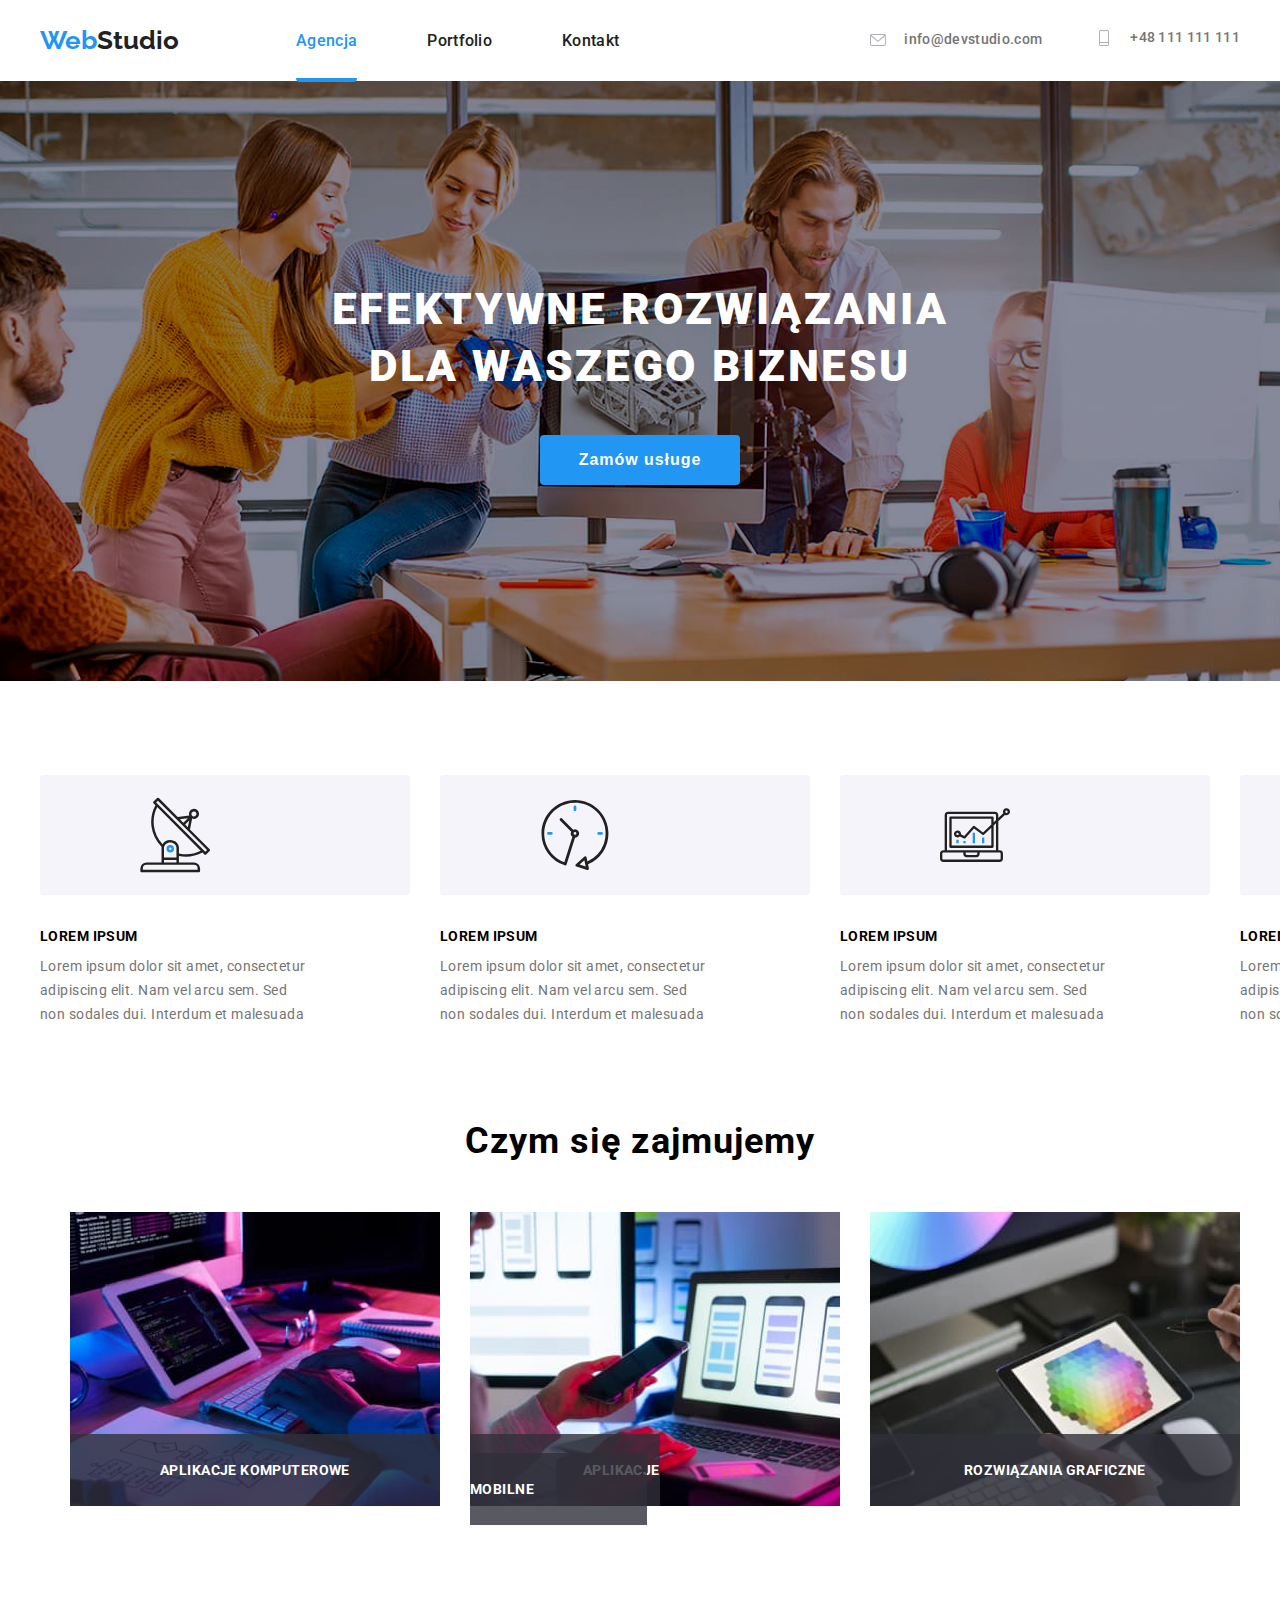
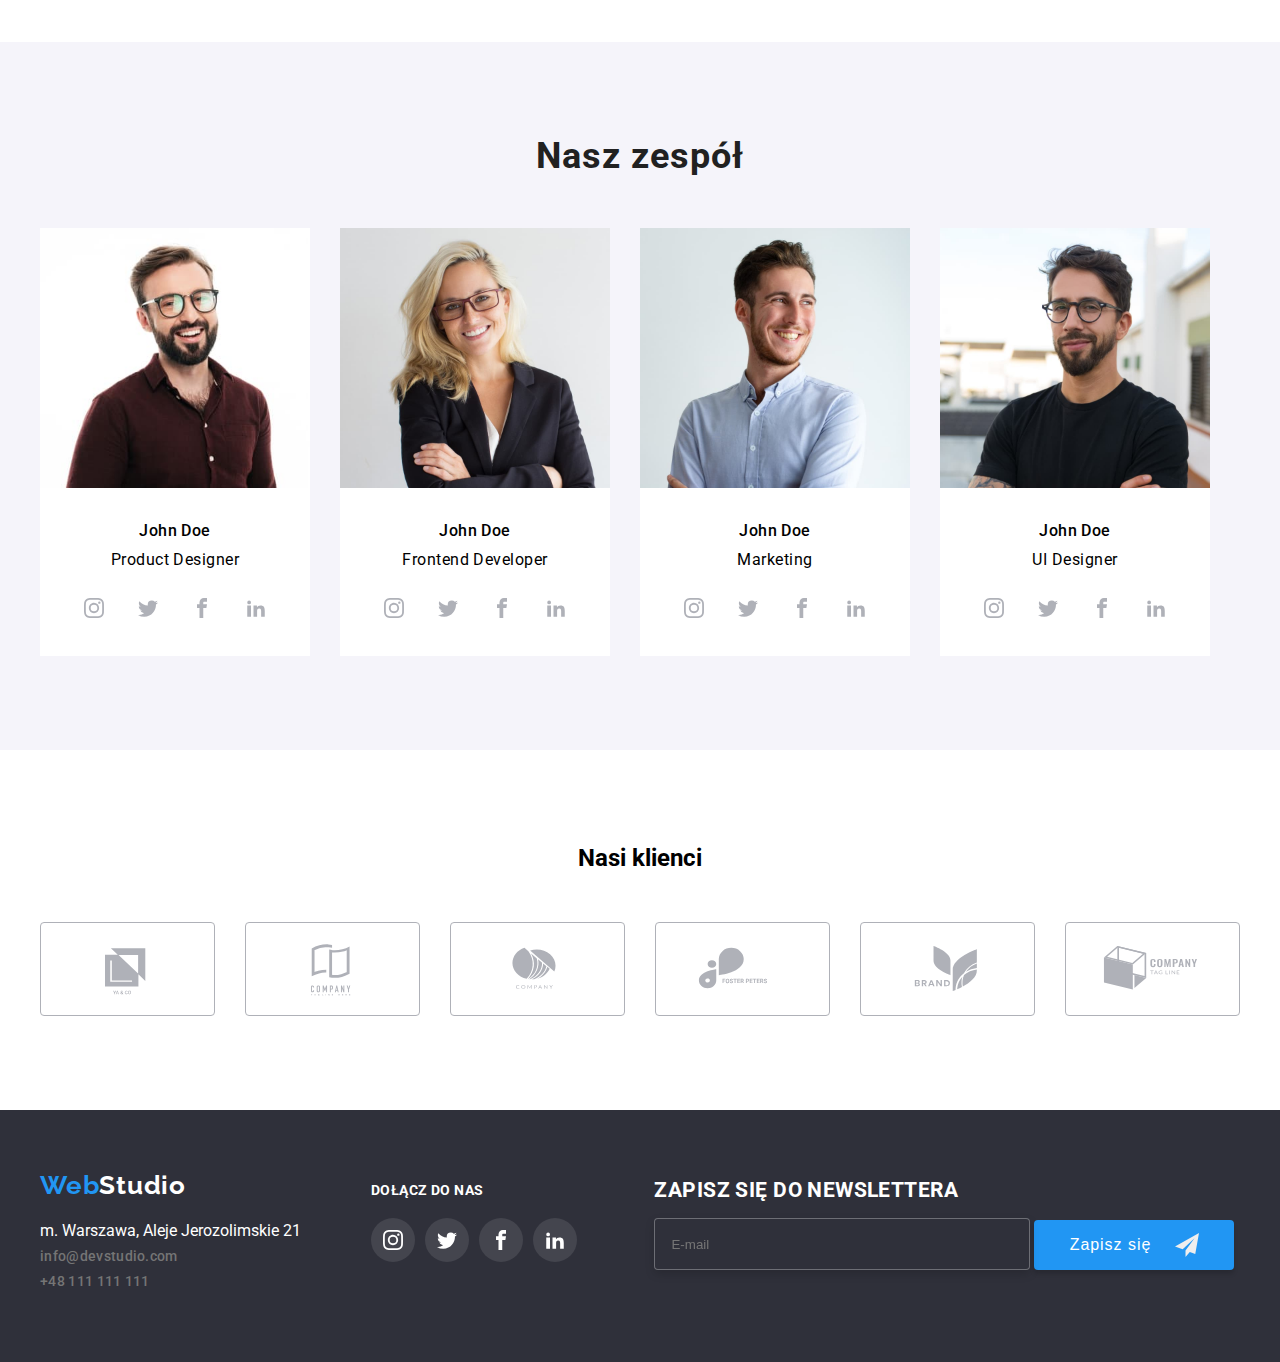
<file: index.html>
<!DOCTYPE html>
<html lang="pl">
  <head>
    <meta charset="UTF-8" />
    <meta http-equiv="X-UA-Compatible" content="IE=edge" />
    <meta name="viewport" content="width=device-width, initial-scale=1.0" />
    <title>Studio</title>
    <link rel="stylesheet" href="css/style.css" />
    <link rel="preconnect" href="https://fonts.googleapis.com" />
    <link rel="preconnect" href="https://fonts.gstatic.com" crossorigin />
    <link
      href="https://fonts.googleapis.com/css2?family=Raleway:wght@700&family=Roboto:wght@400;500;700;900&display=swap"
      rel="stylesheet"
    />
    <link
      rel="stylesheet"
      href="https://cdnjs.cloudflare.com/ajax/libs/modern-normalize/1.1.0/modern-normalize.min.css"
      integrity="sha512-wpPYUAdjBVSE4KJnH1VR1HeZfpl1ub8YT/NKx4PuQ5NmX2tKuGu6U/JRp5y+Y8XG2tV+wKQpNHVUX03MfMFn9Q=="
      crossorigin="anonymous"
      referrerpolicy="no-referrer"
    />
  </head>
  <body>
    <a href="portfolio.html"></a>
    <header>
      <div class="container headerTop">
        <a class="WebStudio" href="index.html"><span class="wstudio">Web</span>Studio</a>
        <nav class="navigation">
          <ul class="navigation__list">
            <li class="list__item">
              <a class="linkRest active" href="index.html">Agencja</a>
            </li>
            <li>
              <a class="linkRest" href="portfolio.html">Portfolio</a>
            </li>
            <li>
              <a class="linkRest" href="#">Kontakt</a>
            </li>
          </ul>
        </nav>
        <ul class="contact__list">
          <li>
            <a class="email all-links" href="mailto:info@devstudio.com">
              <svg class="telTopSvg" width="16" height="20">
                <use
                  class="svgcolorTop"
                  href="./images/icons.svg#icon-email"
                  width="16"
                  height="12 "
                ></use>
              </svg>
              info@devstudio.com
            </a>
          </li>
          <li>
            <a class="tel" href="tel:+48111111111">
              <svg class="eamiTopSvg" width="16" height="16">
                <use
                  class="svgcolorTop"
                  href="./images/icons.svg#icon-tel"
                  width="16"
                  height="16"
                ></use>
              </svg>
              +48 111 111 111
            </a>
          </li>
        </ul>
      </div>
    </header>
    <main>
      <section class="flexTop">
        <div class="borderTop">
          <div class="container">
            <h1 class="top">EFEKTYWNE ROZWIĄZANIA DLA WASZEGO BIZNESU</h1>
            <button type="button" class="botoonIndex" data-modal-open>Zamów usługe</button>
            <div class="modal is-hidden" data-modal>
              <div class="modal-content">
                <button class="modal-content-button" data-modal-close>x</button>
                <form>
                  <div class="modal-wrapper">
                    <h2 class="TextModalIn">Zostaw swoje dane w formularzu poniżej</h2>
                    <label class="modalIn">Imię </label>
                    <svg class="svgInModal" width="12" height="12">
                      <use href="./images/icons.svg#icon-name-form"></use>
                    </svg>
                    <input
                      class="borderInModal"
                      type="text"
                      name="name"
                      minlength="3"
                      required
                      pattern="^[a-zA-Z]+\s[a-zA-Z]+$"
                    />
                  </div>
                  <div class="modal-wrapper">
                    <label class="modalIn">Telefon </label>
                    <svg class="svgInModal" width="12" height="12">
                      <use href="./images/icons.svg#icon-phone-form"></use>
                    </svg>
                    <input
                      class="borderInModal"
                      type="tel"
                      name="telephone"
                      minlength="9"
                      required
                      pattern="[0-9\+\-]{9,15}"
                    />
                  </div>
                  <div class="modal-wrapper">
                    <label class="modalIn">Email</label>
                    <svg class="svgInModal" width="12" height="12">
                      <use href="./images/icons.svg#icon-email-form"></use>
                    </svg>
                    <input class="borderInModal" type="email" name="email" required />
                  </div>
                  <label class="modalIn">Komentarz</label>
                  <textarea
                    class="borderInModalTwo"
                    placeholder="Wprowadź tekst"
                    name="feedback"
                  ></textarea>
                  <label>
                    <div class="checkboxWrapper">
                      <input
                        type="checkbox"
                        name="checkbox-accept"
                        class="checkboxHidden"
                        value="agreed"
                        required
                      />
                      <svg width="16" height="15" class="checkboxNotChecked">
                        <use href="./images/icons.svg#icon-checkbox"></use>
                      </svg>
                      <svg width="16" height="15" class="checkboxChecked">
                        <use href="./images/icons.svg#icon-check"></use>
                      </svg>
                    </div>
                    <span class="modalInBottom">
                      Oświadczam iż akceptuję <a class="regColorlOne" href="#">Regulamin</a> i
                      <a class="regColorlTwo" href="#">Politykę Prywatności.</a>
                      <button class="buttonInModalBotom" type="submit">Wyślij</button>
                    </span>
                  </label>
                </form>
              </div>
            </div>
          </div>
        </div>
      </section>
      <section class="container">
        <ul class="flexArticleTitle">
          <hgroup>
            <svg class="borderAticle svgMargin">
              <use href="./images/icons.svg#icon-sat" width="70"></use>
            </svg>
            <h2 class="articleTitle">LOREM IPSUM</h2>
            <p class="articleTitleTxt">
              Lorem ipsum dolor sit amet, consectetur adipiscing elit. Nam vel arcu sem. Sed non
              sodales dui. Interdum et malesuada
            </p>
          </hgroup>
          <hgroup>
            <svg class="borderAticle svgMargin">
              <use href="./images/icons.svg#icon-clock" width="70"></use>
            </svg>
            <h2 class="articleTitle">LOREM IPSUM</h2>
            <p class="articleTitleTxt">
              Lorem ipsum dolor sit amet, consectetur adipiscing elit. Nam vel arcu sem. Sed non
              sodales dui. Interdum et malesuada
            </p>
          </hgroup>
          <hgroup>
            <svg class="borderAticle svgMargin">
              <use href="./images/icons.svg#icon-diagram" width="70"></use>
            </svg>
            <h2 class="articleTitle">LOREM IPSUM</h2>
            <p class="articleTitleTxt">
              Lorem ipsum dolor sit amet, consectetur adipiscing elit. Nam vel arcu sem. Sed non
              sodales dui. Interdum et malesuada
            </p>
          </hgroup>
          <hgroup>
            <svg class="borderAticle svgMargin">
              <use href="./images/icons.svg#icon-astronaut" width="70"></use>
            </svg>
            <h2 class="articleTitle">LOREM IPSUM</h2>
            <p class="articleTitleTxt">
              Lorem ipsum dolor sit amet, consectetur adipiscing elit. Nam vel arcu sem. Sed non
              sodales dui. Interdum et malesuada
            </p>
          </hgroup>
        </ul>
      </section>
      <section class="container">
        <h2 class="resthHtwoImg">Czym się zajmujemy</h2>
        <div class="flexImageOneIndex">
          <div>
            <img src="images/services/programming.jpg" alt="keyboard" width="370" height="294" />
            <a class="boxIndexTextOne">Aplikacje komputerowe </a>
          </div>
          <div class="boxIndexText">
            <img src="images/services/ui.jpg" alt="smartfon" width="370" height="294" />
            <a class="boxIndexTextTwo">Aplikacje mobilne</a>
          </div>
          <div>
            <img src="images/services/desgin.jpg" alt="tablet" width="370" height="294" />
            <a class="boxIndexTextThere">Rozwiązania graficzne</a>
          </div>
        </div>
      </section>
      <section class="flexPerson">
        <div class="container">
          <h2 class="resthHtwo">Nasz zespół</h2>
          <ul class="flexImgPersonOne">
            <li class="ImgTxtPerson">
              <img src="images/team/personone.jpg" alt="Krzysztof" width="270" height="260" />
              <div class="personName">John Doe</div>
              <div class="personNameTxt">Product Designer</div>
              <div class="flexSvgIcon">
                <a class="borderSvg">
                  <svg class="margines" width="20" height="20">
                    <use href="./images/icons.svg#icon-instagram"></use>
                  </svg>
                </a>
                <a class="borderSvg">
                  <svg class="margines" width="20" height="20">
                    <use href="./images/icons.svg#icon-twitter"></use>
                  </svg>
                </a>
                <a class="borderSvg">
                  <svg class="margines" width="20" height="20">
                    <use href="./images/icons.svg#icon-facebook"></use>
                  </svg>
                </a>
                <a class="borderSvg">
                  <svg class="margines" width="20" height="20">
                    <use href="./images/icons.svg#icon-linkedin2"></use>
                  </svg>
                </a>
              </div>
            </li>
            <li class="ImgTxtPerson">
              <img src="images/team/persontwo.jpg" alt="Magda" width="270" height="260" />
              <div class="personName">John Doe</div>
              <div class="personNameTxt">Frontend Developer</div>
              <div class="flexSvgIcon">
                <a class="borderSvg">
                  <svg class="margines" width="20" height="20">
                    <use href="./images/icons.svg#icon-instagram"></use>
                  </svg>
                </a>
                <a class="borderSvg">
                  <svg class="margines" width="20" height="20">
                    <use href="./images/icons.svg#icon-twitter"></use>
                  </svg>
                </a>
                <a class="borderSvg">
                  <svg class="margines" width="20" height="20">
                    <use href="./images/icons.svg#icon-facebook"></use>
                  </svg>
                </a>
                <a class="borderSvg">
                  <svg class="margines" width="20" height="20">
                    <use href="./images/icons.svg#icon-linkedin2"></use>
                  </svg>
                </a>
              </div>
            </li>
            <li class="ImgTxtPerson">
              <img src="images/team/personthre.jpg" alt="Maciek" width="270" height="260" />
              <div class="personName">John Doe</div>
              <div class="personNameTxt">Marketing</div>
              <div class="flexSvgIcon">
                <a class="borderSvg">
                  <svg class="margines" width="20" height="20">
                    <use href="./images/icons.svg#icon-instagram"></use>
                  </svg>
                </a>
                <a class="borderSvg">
                  <svg class="margines" width="20" height="20">
                    <use href="./images/icons.svg#icon-twitter"></use>
                  </svg>
                </a>
                <a class="borderSvg">
                  <svg class="margines" width="20" height="20">
                    <use href="./images/icons.svg#icon-facebook"></use>
                  </svg>
                </a>
                <a class="borderSvg">
                  <svg class="margines" width="20" height="20">
                    <use href="./images/icons.svg#icon-linkedin2"></use>
                  </svg>
                </a>
              </div>
            </li>
            <li class="ImgTxtPerson">
              <img src="images/team/personfour.jpg" alt="Kuba" width="270" height="260" />
              <div class="personName">John Doe</div>
              <div class="personNameTxt">UI Designer</div>
              <div class="flexSvgIcon">
                <a class="borderSvg">
                  <svg class="margines" width="20" height="20">
                    <use href="./images/icons.svg#icon-instagram"></use>
                  </svg>
                </a>
                <a class="borderSvg">
                  <svg class="margines" width="20" height="20">
                    <use href="./images/icons.svg#icon-twitter"></use>
                  </svg>
                </a>
                <a class="borderSvg">
                  <svg class="margines" width="20" height="20">
                    <use href="./images/icons.svg#icon-facebook"></use>
                  </svg>
                </a>
                <a class="borderSvg">
                  <svg class="margines" width="20" height="20">
                    <use href="./images/icons.svg#icon-linkedin2"></use>
                  </svg>
                </a>
              </div>
            </li>
          </ul>
        </div>
      </section>
      <section class="container">
        <h2 class="partners">Nasi klienci</h2>
        <ul class="svgPartners">
          <svg class="borderSvgSTreeIndex svgcolorStreeInex">
            <use
              href="./images/icons.svg#icon-client-logo1"
              width="106"
              height="60"
              y="17.71"
              x="32"
            ></use>
          </svg>
          <svg class="borderSvgSTreeIndex svgcolorStreeInex">
            <use
              href="./images/icons.svg#icon-client-logo2"
              width="106"
              height="60"
              y="17.71"
              x="32"
            ></use>
          </svg>
          <svg class="borderSvgSTreeIndex svgcolorStreeInex">
            <use
              href="./images/icons.svg#icon-client-logo3"
              width="106"
              height="60"
              y="16"
              x="32"
            ></use>
          </svg>
          <svg class="borderSvgSTreeIndex svgcolorStreeInex">
            <use
              href="./images/icons.svg#icon-client-logo4"
              width="106"
              height="60"
              y="16"
              x="32"
            ></use>
          </svg>
          <svg class="borderSvgSTreeIndex svgcolorStreeInex">
            <use
              href="./images/icons.svg#icon-client-logo5"
              width="106"
              height="60"
              y="16"
              x="32"
            ></use>
          </svg>
          <svg class="borderSvgSTreeIndex svgcolorStreeInex">
            <use
              href="./images/icons.svg#icon-client-logo6"
              width="106"
              height="60"
              y="16"
              x="32"
            ></use>
          </svg>
        </ul>
      </section>
    </main>
    <footer class="addresColor">
      <div class="container flexAdres">
        <div>
          <div class="WebStudioAdress">
            <span class="wstudio">Web</span><span class="wStudioAdres">Studio </span>
          </div>
          <address>
            <div class="addres">m. Warszawa, Aleje Jerozolimskie 21</div>
            <a class="email-telAdress" href="mailto:info@devstudio.com">info@devstudio.com</a>
            <a class="email-telAdress" href="tel:+48111111111">+48 111 111 111</a>
          </address>
        </div>
        <div>
          <h2 class="botomIconsName">Dołącz do nas</h2>
          <ul class="botomIcons">
            <li class="smIcons">
              <a class="borderSvgAdress">
                <svg class="marginesAdres" width="44" height="20">
                  <use href="./images/icons.svg#icon-instagram"></use>
                </svg>
              </a>
              <a class="borderSvgAdress">
                <svg class="marginesAdres" width="44" height="20">
                  <use href="./images/icons.svg#icon-twitter"></use>
                </svg>
              </a>
              <a class="borderSvgAdress">
                <svg class="marginesAdres" width="44" height="20">
                  <use href="./images/icons.svg#icon-facebook"></use>
                </svg>
              </a>
              <a class="borderSvgAdress">
                <svg class="marginesAdres" width="44" height="20">
                  <use href="./images/icons.svg#icon-linkedin2"></use>
                </svg>
              </a>
            </li>
          </ul>
        </div>
        <div class="butonEmail">
          <h2>ZAPISZ SIĘ DO NEWSLETTERA</h2>
          <fom>
            <input class="inputSize" type="email" name="subscribe" placeholder="E-mail" required />
            <button class="butonColor" type="submit">
              <span class="butonbotonText"> Zapisz się</span>
              <svg class="svgMargBottom" width="24" height="24">
                <use href="images/icons.svg#icon-send-sub"></use>
              </svg>
            </button>
          </fom>
        </div>
      </div>
    </footer>
    <script src="./js/modal.js"></script>
  </body>
</html>
</file>
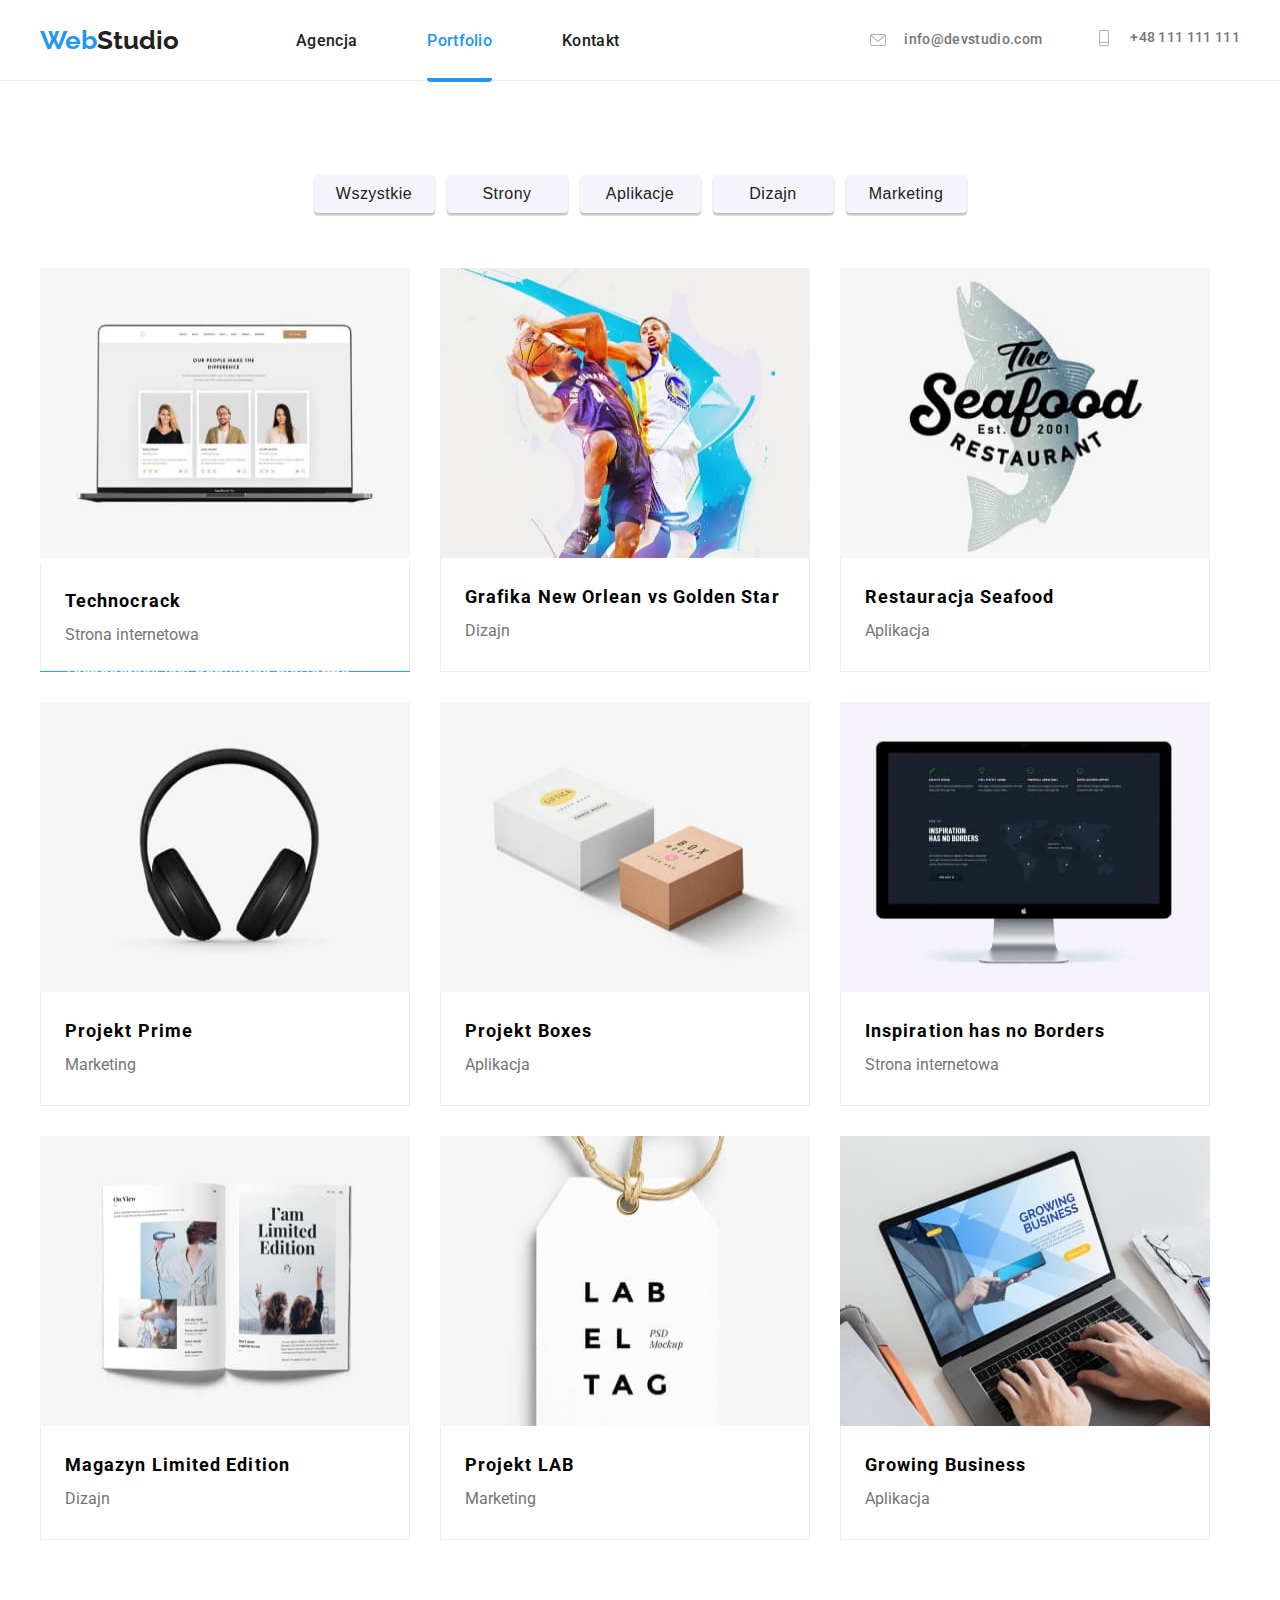
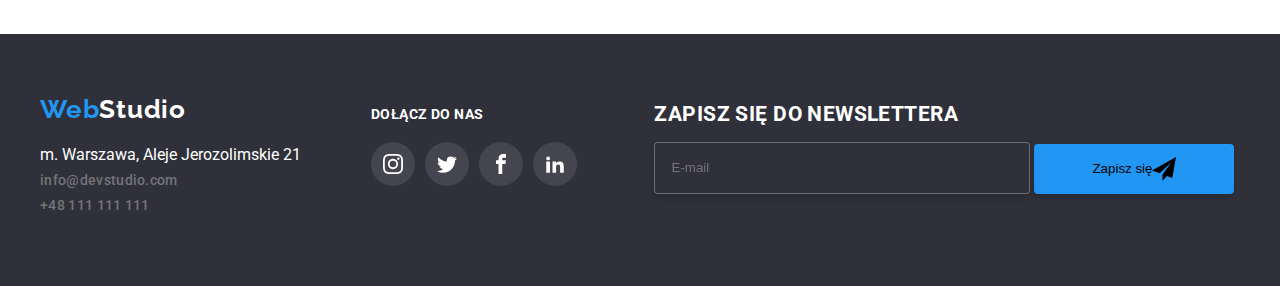
<file: portfolio.html>
<!DOCTYPE html>
<html lang="pl">
  <head>
    <meta charset="UTF-8" />
    <meta http-equiv="X-UA-Compatible" content="IE=edge" />
    <meta name="viewport" content="width=device-width, initial-scale=1.0" />
    <title>Portfolio</title>
    <link rel="stylesheet" href="css/style.css" />
    <link rel="preconnect" href="https://fonts.googleapis.com" />
    <link rel="preconnect" href="https://fonts.gstatic.com" crossorigin />
    <link
      href="https://fonts.googleapis.com/css2?family=Raleway:wght@700&family=Roboto:wght@400;500;700;900&display=swap"
      rel="stylesheet"
    />
    <link
      rel="stylesheet"
      href="https://cdnjs.cloudflare.com/ajax/libs/modern-normalize/1.1.0/modern-normalize.min.css"
      integrity="sha512-wpPYUAdjBVSE4KJnH1VR1HeZfpl1ub8YT/NKx4PuQ5NmX2tKuGu6U/JRp5y+Y8XG2tV+wKQpNHVUX03MfMFn9Q=="
      crossorigin="anonymous"
      referrerpolicy="no-referrer"
    />
  </head>
  <body>
    <a href="index.html"></a>
    <header class="flexWstdioTop">
      <div class="container headerTop">
        <a class="WebStudio" href="index.html"><span class="wstudio">Web</span>Studio</a>
        <nav class="navigation">
          <ul class="navigation__list">
            <li class="list__item">
              <a class="linkRest" href="index.html">Agencja</a>
            </li>
            <li>
              <a class="linkRest active" href="portfolio.html">Portfolio</a>
            </li>
            <li>
              <a class="linkRest" href="#">Kontakt</a>
            </li>
          </ul>
        </nav>
        <ul class="contact__list">
          <li>
            <a class="email" href="mailto:info@devstudio.com">
              <svg class="telTopSvg" width="16" height="20">
                <use
                  class="svgcolorTop"
                  href="./images/icons.svg#icon-email"
                  width="16"
                  height="12 "
                ></use>
              </svg>
              info@devstudio.com
            </a>
          </li>
          <li>
            <a class="tel" href="tel:+48111111111">
              <svg class="eamiTopSvg" width="16" height="16">
                <use
                  class="svgcolorTop"
                  href="./images/icons.svg#icon-tel"
                  width="16"
                  height="16"
                ></use>
              </svg>
              +48 111 111 111
            </a>
          </li>
        </ul>
      </div>
    </header>
    <main>
      <section class="container buttons">
        <button class="fiveButton" type="button">Wszystkie</button>
        <button class="fiveButton" type="button">Strony</button>
        <button class="fiveButton" type="button">Aplikacje</button>
        <button class="fiveButton" type="button">Dizajn</button>
        <button class="fiveButton" type="button">Marketing</button>
      </section>
      <section class="container">
        <ul class="flexGraf">
          <div class="borderImgPortfolio boderAl">
            <li>
              <img
                src="images/portfolio/technocrac.jpg"
                alt="osoby i ich cv"
                width="370"
                height="290"
              />
              <div>
                <p class="OnBox OnBoxTr">
                  Technocrack jest popularną platformą wykorzystywaną do rozpowszechniania
                  koronawirusa. Firmy wykorzystują tę platformę do celów szpiegowskich i ataków na
                  niezabezpieczone serwery konkurencji
                </p>
              </div>
              <div class="box_description">
                <div class="graf">Technocrack</div>
                <div class="grafTxt">Strona internetowa</div>
              </div>
            </li>
          </div>
          <li class="borderImgPortfolio boderAl">
            <img
              src="images/portfolio/newOrleanvsGoldenStar.jpg"
              alt="zdjecie meczu New Orlean vs Golden Star"
              width="370"
              height="290"
            />
            <div>
              <p class="OnBox OnBoxTr">
                Technocrack jest popularną platformą wykorzystywaną do rozpowszechniania
                koronawirusa. Firmy wykorzystują tę platformę do celów szpiegowskich i ataków na
                niezabezpieczone serwery konkurencji
              </p>
            </div>
            <div class="box_description">
              <div class="graf">Grafika New Orlean vs Golden Star</div>
              <div class="grafTxt">Dizajn</div>
            </div>
          </li>
          <li class="borderImgPortfolio boderAl">
            <img
              src="images/portfolio/restaurantSeafood.jpg"
              alt="restauracja"
              width="370"
              height="290"
            />
            <div>
              <p class="OnBox OnBoxTr">
                Technocrack jest popularną platformą wykorzystywaną do rozpowszechniania
                koronawirusa. Firmy wykorzystują tę platformę do celów szpiegowskich i ataków na
                niezabezpieczone serwery konkurencji
              </p>
            </div>
            <div class="box_description">
              <div class="graf">Restauracja Seafood</div>
              <div class="grafTxt">Aplikacja</div>
            </div>
          </li>
        </ul>
        <ul class="flexGraf">
          <li class="borderImgPortfolio boderAl">
            <img src="images/portfolio/projectPrime.jpg" alt="sluchawki" width="370" height="290" />
            <div>
              <p class="OnBox OnBoxTr">
                Technocrack jest popularną platformą wykorzystywaną do rozpowszechniania
                koronawirusa. Firmy wykorzystują tę platformę do celów szpiegowskich i ataków na
                niezabezpieczone serwery konkurencji
              </p>
            </div>
            <div class="box_description">
              <div class="graf">Projekt Prime</div>
              <div class="grafTxt">Marketing</div>
            </div>
          </li>
          <li class="borderImgPortfolio boderAl">
            <img src="images/portfolio/projectBoxes.jpg" alt="pudelka" width="370" height="290" />
            <div>
              <p class="OnBox OnBoxTr">
                Technocrack jest popularną platformą wykorzystywaną do rozpowszechniania
                koronawirusa. Firmy wykorzystują tę platformę do celów szpiegowskich i ataków na
                niezabezpieczone serwery konkurencji
              </p>
            </div>
            <div class="box_description">
              <div class="graf">Projekt Boxes</div>
              <div class="grafTxt">Aplikacja</div>
            </div>
          </li>
          <li class="borderImgPortfolio boderAl">
            <img
              src="images/portfolio/inspirationHasNoBorders.jpg"
              alt="monitor"
              width="370"
              height="290"
            />
            <div>
              <p class="OnBox OnBoxTr">
                Technocrack jest popularną platformą wykorzystywaną do rozpowszechniania
                koronawirusa. Firmy wykorzystują tę platformę do celów szpiegowskich i ataków na
                niezabezpieczone serwery konkurencji
              </p>
            </div>
            <div class="box_description">
              <div class="graf">Inspiration has no Borders</div>
              <div class="grafTxt">Strona internetowa</div>
            </div>
          </li>
        </ul>
        <ul class="flexGraf flexGrafthre">
          <li class="borderImgPortfolio boderAl">
            <img
              src="images/portfolio/magazynLimitedEdition.jpg"
              width="370"
              height="290"
              alt="magazyn Limited Edition"
            />
            <div>
              <p class="OnBox OnBoxTr">
                Technocrack jest popularną platformą wykorzystywaną do rozpowszechniania
                koronawirusa. Firmy wykorzystują tę platformę do celów szpiegowskich i ataków na
                niezabezpieczone serwery konkurencji
              </p>
            </div>
            <div class="box_description">
              <div class="graf">Magazyn Limited Edition</div>
              <div class="grafTxt">Dizajn</div>
            </div>
          </li>
          <li class="borderImgPortfolio boderAl">
            <img src="images/portfolio/projectLAB.jpg" alt="projekt lab" width="370" height="290" />
            <div>
              <p class="OnBox OnBoxTr">
                Technocrack jest popularną platformą wykorzystywaną do rozpowszechniania
                koronawirusa. Firmy wykorzystują tę platformę do celów szpiegowskich i ataków na
                niezabezpieczone serwery konkurencji
              </p>
            </div>
            <div class="box_description">
              <div class="graf">Projekt LAB</div>
              <div class="grafTxt">Marketing</div>
            </div>
          </li>
          <li class="borderImgPortfolio boderAl">
            <img
              src="images/portfolio/growingBusiness.jpg"
              alt="rosnacy biznes"
              width="370"
              height="290"
            />
            <div>
              <p class="OnBox OnBoxTr">
                Technocrack jest popularną platformą wykorzystywaną do rozpowszechniania
                koronawirusa. Firmy wykorzystują tę platformę do celów szpiegowskich i ataków na
                niezabezpieczone serwery konkurencji
              </p>
            </div>
            <div class="box_description">
              <div class="graf">Growing Business</div>
              <div class="grafTxt">Aplikacja</div>
            </div>
          </li>
        </ul>
      </section>
    </main>
    <footer class="addresColor">
      <div class="container flexAdres">
        <div>
          <div class="WebStudioAdress">
            <span class="wstudio">Web</span><span class="wStudioAdres">Studio </span>
          </div>
          <address>
            <div class="addres">m. Warszawa, Aleje Jerozolimskie 21</div>
            <a class="email-telAdress" href="mailto:info@devstudio.com">info@devstudio.com</a>
            <a class="email-telAdress" href="tel:+48111111111">+48 111 111 111</a>
          </address>
        </div>
        <div>
          <h2 class="botomIconsName">Dołącz do nas</h2>
          <ul class="botomIcons">
            <li class="smIcons">
              <a class="borderSvgAdress">
                <svg class="marginesAdres" width="44" height="20">
                  <use href="./images/icons.svg#icon-instagram"></use>
                </svg>
              </a>
              <a class="borderSvgAdress">
                <svg class="marginesAdres" width="44" height="20">
                  <use href="./images/icons.svg#icon-twitter"></use>
                </svg>
              </a>
              <a class="borderSvgAdress">
                <svg class="marginesAdres" width="44" height="20">
                  <use href="./images/icons.svg#icon-facebook"></use>
                </svg>
              </a>
              <a class="borderSvgAdress">
                <svg class="marginesAdres" width="44" height="20">
                  <use href="./images/icons.svg#icon-linkedin2"></use>
                </svg>
              </a>
            </li>
          </ul>
        </div>
        <div class="butonEmail">
          <h2>ZAPISZ SIĘ DO NEWSLETTERA</h2>
          <fom>
            <input class="inputSize" type="email" name="subscribe" placeholder="E-mail" required />
            <button class="butonColor" type="submit">
              <span> Zapisz się</span>
              <svg class="svgMarg" width="24" height="24">
                <use href="images/icons.svg#icon-send-sub"></use>
              </svg>
            </button>
          </fom>
        </div>
      </div>
    </footer>
  </body>
</html>
</file>
<file: css/style.css>
* {
  margin: 0;
  padding: 0;
}

ul,
ol {
  list-style: none;
}
a {
  text-decoration: none;
  color: inherit;
}
.container {
  font-family: 'Roboto', sans-serif;
  margin: 0 auto;
  font-style: normal;
  width: 1200px;
}

.WebStudio {
  display: block;
  font-family: 'Raleway';
  color: #212121;
  text-decoration: none;
  font-weight: 700;
  line-height: 1.19;
  font-size: 1.625rem;
  margin-right: 93px;
}

.WebStudioAdress {
  font-family: 'Raleway';
  color: #212121;
  text-decoration: none;
  font-weight: 700;
  line-height: 1.19;
  font-size: 26px;
  letter-spacing: 0.03em;
  padding-top: 60px;
}

.wstudio {
  color: #2196f3;
}

.navigation {
  flex: 1;
  margin-left: 24px;
}

.navigation__list {
  display: flex;
  gap: 24px;
}

.linkRest {
  color: #212121;
  font-weight: 500;
  font-size: 1rem;
  line-height: 1.14;
  letter-spacing: 0.02em;
  height: auto;
  text-decoration: none;
  margin-right: 46px;
  transition: 0.2s;
}

.linkRest:hover {
  color: #2196f3;
}

.active {
  color: #2196f3;
  border-bottom: 4px solid #2196f3;
  padding-bottom: 28px;
  border-radius: 4px;
}

.contact__list {
  display: flex;
  gap: 24px;
}

.headerTop {
  display: flex;
  align-items: center;
  margin-top: 25px;
}

.linkRestKo {
  color: #212121;
  text-decoration: none;
  font-weight: 500;
  font-size: 16px;
  line-height: 1.14;
  letter-spacing: 0.02em;
  padding: 0;
}

.tel:hover .eamiTopSvg .svgcolorTop,
.email:hover .telTopSvg .svgcolorTop {
  fill: #2196f3;
}

.tel:hover,
.email:hover {
  color: #2196f3;
}

.email-telAdress:hover {
  color: #2196f3;
}

.email-tel:focus {
  background-color: #2196f3;
  outline: none;
}

.email {
  font-weight: 500;
  font-size: 14px;
  line-height: 1.14;
  letter-spacing: 0.02rem;
  color: #757575;
  text-decoration: none;
  font-style: normal;
  transition: 0.2s;
}

.tel {
  font-weight: 500;
  font-size: 14px;
  line-height: 1.14;
  letter-spacing: 0.02rem;
  color: #757575;
  text-decoration: none;
  font-style: normal;
  transition: 0.2s;
}

.tel,
.email {
  display: flex;
  align-items: center;
  gap: 8px;
  transition: 0.2s;
}

.telTopSvg {
  transform: translateY(20%);
  margin-left: 30px;
  margin-right: 10px;
  transition: 0.2s;
}

.eamiTopSvg {
  margin-left: 30px;
  margin-right: 10px;
  transition: 0.2s;
}

.email-telAdress {
  font-weight: 500;
  font-size: 14px;
  line-height: 1.14;
  letter-spacing: 0.02rem;
  color: #757575;
  text-decoration: none;
  font-style: normal;
  display: block;
  margin-bottom: 9px;
  transition: 0.2s;
}

.top {
  font-weight: 900;
  font-size: 44px;
  line-height: 1.3;
  letter-spacing: 0.06em;
  color: #ffffff;
  text-align: center;
  padding-top: 200px;
  align-items: center;
  max-width: 700px;
  margin-left: 250px;
}

.flexTop {
  height: 600px;
  margin-top: 25px;
  align-items: center;
  text-align: center;
}

.botoonIndex {
  font-weight: 700;
  font-size: 16px;
  line-height: 1.87;
  letter-spacing: 0.06rem;
  border: 4px;
  cursor: pointer;
  border-radius: 4px;
  color: #ffffff;
  background: #2196f3;
  width: 200px;
  height: 50px;
  box-shadow: 0px 4px 4px rgba(0, 0, 0, 0.15);
  margin-top: 40px;
  transition: 0.2s;
}

.botoonIndex:hover {
  color: #020202;
  background: #f5f4fa;
}

.botoonIndex:focus {
  background-color: #2196f3;
  outline: none;
}

.articleTitle {
  font-weight: 700;
  font-size: 14px;
  line-height: 1.14;
  letter-spacing: 0.03em;
  margin-bottom: 10px;
}

.articleTitleTxt {
  font-size: 14px;
  line-height: 1.71;
  letter-spacing: 0.03em;
  color: #757575;
  width: 270px;
}

.resthHtwo {
  font-weight: 700;
  font-size: 36px;
  line-height: 1.16;
  letter-spacing: 0.03em;
  color: #212121;
  text-align: center;
  padding-top: 94px;
}

.resthHtwoImg {
  font-weight: 700;
  font-size: 36px;
  line-height: 1.16;
  letter-spacing: 0.03em;
  text-align: center;
  padding-top: 94px;
}

.personName {
  font-weight: 500;
  font-size: 16px;
  line-height: 1.18;
  letter-spacing: 0.03em;
  text-align: center;
  margin-top: 30px;
}

.personNameTxt {
  font-size: 16px;
  line-height: 1.18;
  letter-spacing: 0.03em;
  text-align: center;
  margin-top: 10px;
}

.fiveButton {
  font-weight: 500;
  font-size: 16px;
  line-height: 1.62;
  letter-spacing: 0.03em;
  border: 4px;
  background: #f5f4fa;
  color: #ffffff;
  cursor: pointer;
  border-radius: 4px;
  width: 121px;
  height: 38px;
  color: #212121;
  box-shadow: 0px 3px 1px rgba(0, 0, 0, 0.1), 0px 1px 2px rgba(0, 0, 0, 0.08),
    0px 2px 2px rgba(0, 0, 0, 0.12);
  border-radius: 4px;
  transition: 0.2s;
}

.buttons {
  padding: 25px 0;
  display: flex;
  justify-content: center;
  align-items: center;
  gap: 12px;
  padding-top: 94px;
}

.fiveButton:hover {
  color: #ffffff;
  background: #2196f3;
}

.fiveButton:focus {
  background-color: #2196f3;
  outline: none;
}

.graf {
  font-weight: 700;
  font-size: 18px;
  line-height: 2.11;
  letter-spacing: 0.06em;
  padding-top: 20px;
  padding-left: 24px;
}

.grafTxt {
  font-size: 16px;
  line-height: 1.87;
  color: #757575;
  padding-left: 24px;
  padding-bottom: 20px;
}

.addres {
  color: #ffffff;
  margin-top: 20px;
  margin-bottom: 9px;
  margin-top: 20px;
  font-style: normal;
}

.flexPerson {
  height: 648px;
  background: #f5f4fa;
  margin-top: 94px;
  height: 708px;
}

.flexAdress {
  height: 252px;
  background: #2f303a;
}

.flexArticleTitle {
  display: flex;
  gap: 30px;
  margin-top: 94px;
  width: 1170px;
}

.flexImageOneIndex {
  display: flex;
  margin: 30px;
  gap: 30px;
  margin-top: 50px;
}

.boxIndexTextOne {
  font-weight: 700;
  font-size: 14px;
  line-height: 16px;
  text-align: center;
  letter-spacing: 0.03em;
  text-transform: uppercase;
  margin: 0;
  background: rgba(47, 48, 58, 0.8);
  padding: 28px 90px;
  position: relative;
  bottom: 50px;
  color: #ffffff;
}

.boxIndexTextTwo {
  font-weight: 700;
  font-size: 14px;
  line-height: 16px;
  text-align: center;
  letter-spacing: 0.03em;
  text-transform: uppercase;
  margin: 0;
  background: rgba(47, 48, 58, 0.8);
  padding: 28px 112.98px;
  position: relative;
  bottom: 50px;
  color: #ffffff;
}

.boxIndexTextThere {
  font-weight: 700;
  font-size: 14px;
  line-height: 16px;
  text-align: center;
  letter-spacing: 0.03em;
  text-transform: uppercase;
  margin: 0;
  background: rgba(47, 48, 58, 0.8);
  padding: 28px 94px;
  position: relative;
  bottom: 50px;
  color: #ffffff;
}
.flexWstdioTop {
  border-bottom: 1px solid #ececec;
  padding-bottom: 24px;
}

.flexImgPersonOne {
  display: flex;
  gap: 30px;
  margin-top: 50px;
}

.ImgTxtPerson {
  width: 270px;
  height: 428px;
  background: #ffffff;
}

.flexGraf {
  display: flex;
  gap: 30px;
  padding: 0;
  margin-top: 30px;
}

.flexGrafthre {
  margin-bottom: 94px;
  margin-top: 30px;
}

.borderImgPortfolio {
  position: relative;
  display: flex;
  flex-direction: column;
  overflow: hidden;
  width: 370px;
  height: 404px;
  background: #ffffff;
  cursor: pointer;
  transition: 0.2s;
}

.box_description {
  position: relative;
  z-index: 4;
  flex: 1;
  background-color: white;
  border: 1px solid #eeeeee;
  border-top: 0;
}

.borderImgPortfolio:hover .OnBox {
  transform: translate(0);
}

.boderAl:hover {
  box-shadow: 0px 1px 1px rgba(0, 0, 0, 0.12), 0px 4px 4px rgba(0, 0, 0, 0.06),
    1px 4px 6px rgba(0, 0, 0, 0.16);
}

.OnBox {
  position: absolute;
  transform: translateY(100%);
  top: 0;
  left: 0;
  z-index: 2;
  width: 100%;
  height: 294px;
  background: rgba(33, 150, 243, 0.9);
  font-weight: 400;
  line-height: 28px;
  letter-spacing: 0.03em;
  color: #ffffff;
  padding-left: 24px;
  padding-top: 49px;
  padding-right: 45px;
  transition: 0.2s;
}

.OnBoxTr:hover {
  transform: translatey(0%);
}

.OnBoxTr {
  transition: transform 250ms ease;
  transition: 0.2s;
}

.addresColor {
  background: #2f303a;
  height: 252px;
  margin-top: 94px;
}

.wStudioAdres {
  color: #ffffff;
}

.partners {
  text-align: center;
  margin-top: 94px;
  background-image: url();
}

.svgPartners {
  display: flex;
  gap: 30px;
  margin-top: 50px;
}

.svgPone {
  display: flex;
  align-items: center;
  margin-left: 20px;
  margin-top: 16px;
}

.svgcolorTop {
  fill: #afb1b8;
  transition: 0.2s;
}

.svgcolorTop:hover {
  fill: #2196f3;
}
.svgcolor {
  fill: #afb1b8;
  cursor: pointer;
  transition: 0.2s;
}
.svgcolor:hover {
  fill: #ffffff;
}

.botomNew {
  color: #ffffff;
  font-weight: 700;
  font-size: 14px;
  line-height: 16px;
  letter-spacing: 0.03em;
  margin-left: 171px;
}

.svgcolorStreeInex {
  fill: #afb1b8;
}

.borderSvgSTreeIndex {
  height: 92px;
  border: 1px solid #afb1b8;
  border-radius: 4px;
  cursor: pointer;
  transition: 0.2s;
}

.borderSvgSTreeIndex:hover {
  fill: #2196f3;
  border: 1px solid #2196f3;
}

.borderAticle {
  width: 270px;
  height: 120px;
  background: #f5f4fa;
  border-radius: 4px;
  margin-bottom: 30px;
}

.svgMargin {
  padding-left: 100px;
}

.flexadresSvg {
  display: flex;
}

.cyrcleMargin {
  margin-top: 16px;
}
.flexSvgIcon {
  display: flex;
  gap: 10px;
  justify-content: center;
}

.borderSvg {
  background-color: #ffffff;
  margin-top: 16px;
  border: 1px;
  border-radius: 50%;
  width: 44px;
  height: 44px;
  cursor: pointer;
  fill: #afb1b8;
  transition: 0.2s;
}

.borderSvg:hover {
  background-color: #2196f3;
  fill: white;
}
.margines {
  margin-top: 12px;
  margin-left: 12px;
}

.borderTop {
  max-width: 1600px;
  background-image: url('../images/services/pictrueindextop.jpg'),
    linear-gradient(90deg, rgba(47, 48, 58, 0.4) 0%, rgba(47, 48, 58, 0.4) 0%);
  background-size: 1600px;
  background-position: center;
  text-align: center;
  margin: 0 auto;
  height: 600px;
}

.smIcons {
  cursor: pointer;
  width: 44px;
  height: 44px;
  display: flex;
  gap: 10px;
  margin-left: 70px;
}

.botomIcons {
  display: flex;
  gap: 10px;
}

.botomIconsName {
  color: #ffffff;
  margin-top: 72px;
  margin-bottom: 20px;
  margin-left: 70px;
  font-family: 'Roboto';
  font-style: normal;
  font-weight: 700;
  font-size: 14px;
  line-height: 16px;
  letter-spacing: 0.03em;
  text-transform: uppercase;
}

.cyrcleColorAdress {
  fill: rgba(255, 255, 255, 0.1);
  transition: 0.2s;
}

.cyrcleColorAdress:hover {
  fill: #2196f3;
}

.flexAdres {
  display: flex;
}

.borderSvgAdress {
  background: rgba(255, 255, 255, 0.1);
  fill: #ffffff;
  border-radius: 50%;
  cursor: pointer;
  transition: 0.2s;
}

.borderSvgAdress:hover {
  background: #2196f3;
}

.marginesAdres {
  margin-top: 12px;
}

.butonEmail {
  margin-top: 72px;
  margin-left: 171px;
  color: #ffffff;
  font-size: 14px;
  line-height: 16px;
  letter-spacing: 0.03em;
}

.inputSize {
  width: 358px;
  height: 50px;
  left: 815px;
  top: 2787px;
  background-color: #2f303a;
  border: 1px solid rgba(255, 255, 255, 0.3);
  filter: drop-shadow(0px 4px 4px rgba(0, 0, 0, 0.15));
  border-radius: 4px;
  margin-top: 20px;
  padding-left: 16px;
  color: #ffffff;
  align-items: baseline;
}

.butonColor {
  width: 200px;
  height: 50px;
  background: #2196f3;
  box-shadow: 0px 4px 4px rgba(0, 0, 0, 0.15);
  border: none;
  border-radius: 4px;
  transition: 0.2s;
  cursor: pointer;
  margin-left: 12px;
  align-items: center;
  justify-content: center;
  display: flex;
  align-content: center;
  margin-left: 380px;
  margin-top: -50px;
}

.butonColor:hover {
  background: rgba(255, 255, 255, 0.1);
}

.svgMargBottom {
  margin-left: 24px;
  fill: #eeeeee;
}

.butonbotonText {
  font-size: 16px;
  line-height: 1.875;
  letter-spacing: 0.06em;
  color: #ffffff;
}

.modal-content {
  background-color: #ffffff;
  height: 581px;
  width: 528px;
  border-radius: 4px;
  box-shadow: 0px 1px 3px rgba(0, 0, 0, 0.12), 0px 1px 1px rgba(0, 0, 0, 0.14),
    0px 2px 1px rgba(0, 0, 0, 0.2);
  position: relative;
  transform: scale(1);
  transition-duration: 300ms;
}

.is-hidden .modal-content {
  transform: scale(0);
  transition-duration: 300ms;
}

.modal-content-button {
  background-color: #ffffff;
  color: #020202;
  width: 30px;
  height: 30px;
  padding: 0;
  border-radius: 50%;
  box-shadow: none;
  justify-content: center;
  align-items: center;
  border: 1px solid #0000001a;
  position: absolute;
  top: 8px;
  right: 8px;
  cursor: pointer;
  transition: 0.2s;
}

.is-hidden {
  opacity: 0;
  visibility: hidden;
  pointer-events: none;
  transition: opacity 300ms 300ms ease, visibility 300ms 300ms ease;
}

.modal {
  position: fixed;
  left: 0;
  top: 0;
  width: 100%;
  height: 100%;
  background-color: rgb(0, 0, 0);
  background-color: rgba(0, 0, 0, 0.2);
  justify-content: center;
  align-items: center;
  display: flex;
  z-index: 5;
}

.modal-content-button:hover {
  border: 1px solid #2196f3;
  color: #2196f3;
}

.modalIn {
  display: block;
  margin-bottom: 4px;
  font-weight: 400;
  font-size: 12px;
  line-height: 14px;
  letter-spacing: 0.01em;
  color: #757575;
  text-align: start;
  margin-left: 40px;
}

.TextModalIn {
  font-weight: 700;
  font-size: 20px;
  line-height: 23px;
  letter-spacing: 0.03em;
  margin-top: 40px;
  margin-bottom: 12px;
}

.borderInModal {
  width: 448px;
  height: 40px;
  margin-bottom: 10px;
  border: solid 1px;
  border-radius: 4px;
  border-color: rgba(33, 33, 33, 0.2);
  padding-left: 40px;
  transition: 0.2s;
}

.borderInModal:hover,
.borderInModal:focus {
  border-color: #2196f3;
  outline: none;
}

.modal-wrapper:has(> .borderInModal:focus) .svgInModal,
.modal-wrapper:hover .svgInModal {
  fill: #2196f3;
}

.borderInModalTwo {
  border: 1px solid rgba(33, 33, 33, 0.2);
  border-radius: 4px;
  padding-top: 12px;
  padding-left: 16px;
  margin-bottom: 20px;
  width: 448px;
  height: 120px;
  transition: 0.2s;
}

.borderInModalTwo:focus,
.borderInModalTwo:hover {
  border-color: #2196f3;
  outline: none;
}

.checkboxWrapper {
  position: absolute;
  margin-left: 40px;
  margin-top: 10px;
}

.checkboxHidden {
  position: absolute;
  opacity: 0;
}

.checkboxNotChecked {
  position: absolute;
  transform: translate(0%, -50%);
  opacity: 1;
}

.checkboxChecked {
  position: absolute;
  transform: translate(0%, -50%);
  opacity: 0;
  z-index: 1;
}

.checkboxHidden:checked ~ .checkboxChecked {
  opacity: 1;
}

.checkboxHidden:checked + .checkboxNotChecked {
  opacity: 0;
}

.svgInModal {
  position: absolute;
  margin-left: 15px;
  margin-top: 14px;
}

.regColorlOne {
  color: #2196f3;
  text-decoration: underline;
}

.regColorlTwo {
  color: #2196f3;
  text-decoration: underline;
}

.buttonInModalBotom {
  width: 200px;
  height: 50px;
  background-color: #2196f3;
  border: none;
  border-radius: 4px;
  letter-spacing: 0.06em;
  cursor: pointer;
  box-shadow: 0px 4px 4px rgba(0, 0, 0, 0.15);
  margin-top: 30px;
  color: #ffffff;
  transition: 0.2s;
}

.buttonInModalBotom:hover,
.buttonInModalBotom:focus {
  transform: scale(1.1);
}

.modalInBottom {
  font-weight: 400;
  font-size: 14px;
  line-height: 24px;
  letter-spacing: 0.03em;
  color: #757575;
}
</file>
